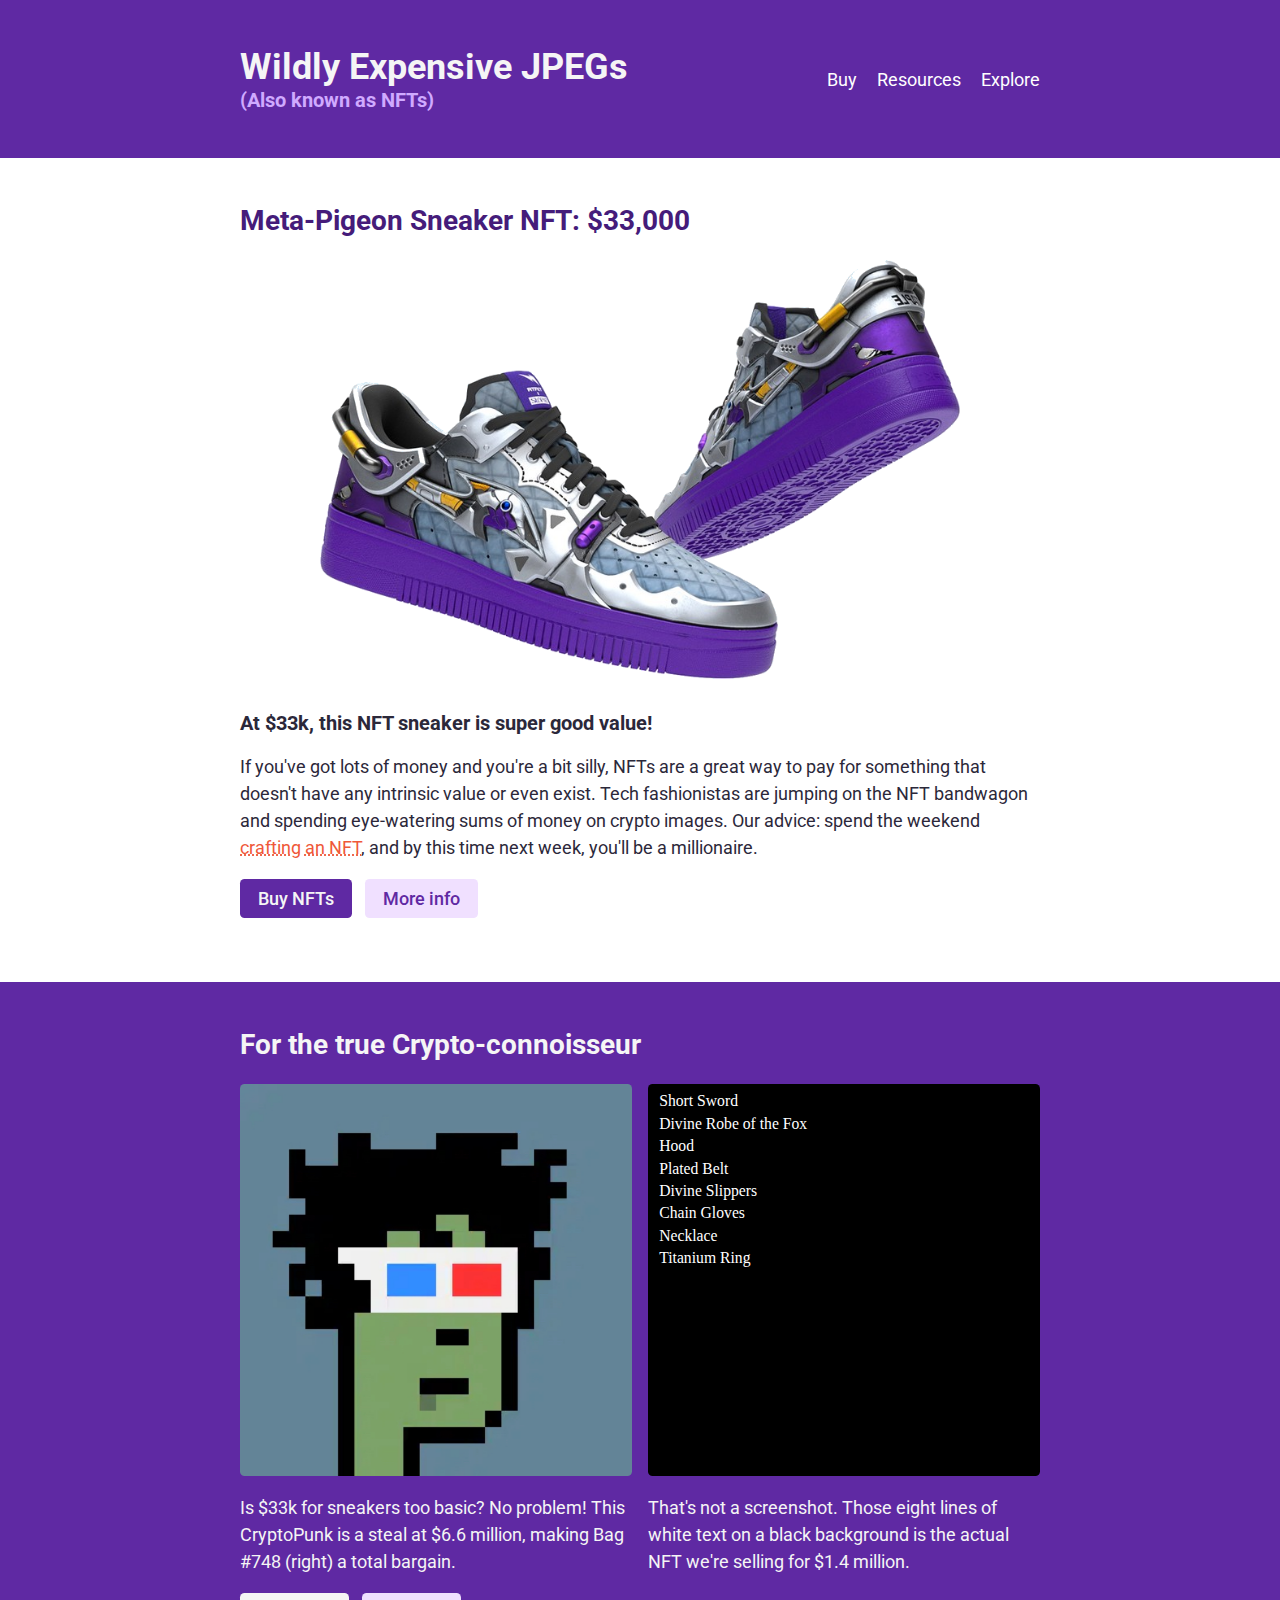
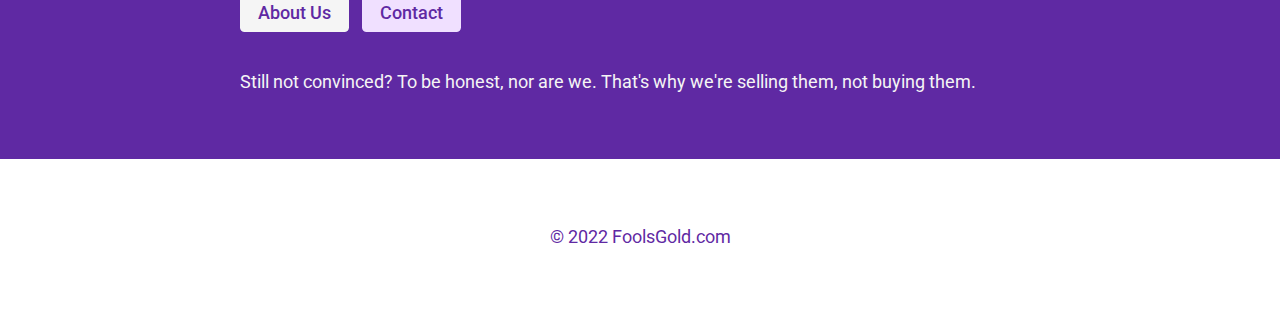
<file: 1-nft-site/index.html>
<html>
  <head>
    <title>NFT Site</title>
    <meta name="viewport" content="width=device-width, initial-scale=1" />
    <link rel="preconnect" href="https://fonts.googleapis.com" />
    <link rel="preconnect" href="https://fonts.gstatic.com" crossorigin />
    <link
      href="https://fonts.googleapis.com/css2?family=Roboto:wght@400;500;700&display=swap"
      rel="stylesheet"
    />
    <link rel="stylesheet" href="index.css" />
  </head>

  <body>
    <header>
      <div class="container">
        <h1>
          Wildly Expensive JPEGs
          <span class="subheading">(Also known as NFTs)</span>
        </h1>

        <!-- Site Navigation -->
        <nav>
          <ul>
            <li><a href="#">Buy</a></li>
            <li><a href="#">Resources</a></li>
            <li><a href="#">Explore</a></li>
          </ul>
        </nav>
      </div>
    </header>
    <main>
      <section>
        <div class="container">
          <h2>Meta-Pigeon Sneaker NFT: $33,000</h2>
          <img
            src="images/sneakers-purple.png"
            alt="Purple and silver sneakers"
            class="main-image"
          />
          <h3>At $33k, this NFT sneaker is super good value!</h3>
          <p>
            If you've got lots of money and you're a bit silly, NFTs are a great
            way to pay for something that doesn't have any intrinsic value or
            even exist. Tech fashionistas are jumping on the NFT bandwagon and
            spending eye-watering sums of money on crypto images. Our advice:
            spend the weekend <a href="#">crafting an NFT</a>, and by this time
            next week, you'll be a millionaire.
          </p>
          <a href="#" class="btn btn-dark">Buy NFTs</a>
          <a href="#" class="btn btn-mid">More info</a>
        </div>
      </section>

      <section class="section-two">
        <div class="container">
          <h2>For the true Crypto-connoisseur</h2>
          <div class="section-two-image-container">
            <!-- NEW CODE -->
            <div class="feature-item">
              <img
                src="images/crypto-punk.jpg"
                alt="punk with blach hair and red and blue glasses"
                class="feature-image"
              />
              <p>
                Is $33k for sneakers too basic? No problem! This CryptoPunk is a
                steal at $6.6 million, making Bag #748 (right) a total bargain.
              </p>
            </div>
            <div class="feature-item">
              <img
                src="images/bag.svg"
                alt="Seven items from a game listed in white on a black background"
                class="feature-image"
              />
              <p>
                That's not a screenshot. Those eight lines of white text on a
                black background is the actual NFT we're selling for $1.4
                million.
              </p>
            </div>
          </div>
          <a href="#" class="btn btn-light">About Us</a>
          <a href="#" class="btn btn-mid">Contact</a>
          <p>
            Still not convinced? To be honest, nor are we. That's why we're
            selling them, not buying them.
          </p>
        </div>
      </section>

      <footer>
        <p>&copy; 2022 FoolsGold.com</p>
      </footer>
    </main>
  </body>
</html>
</file>
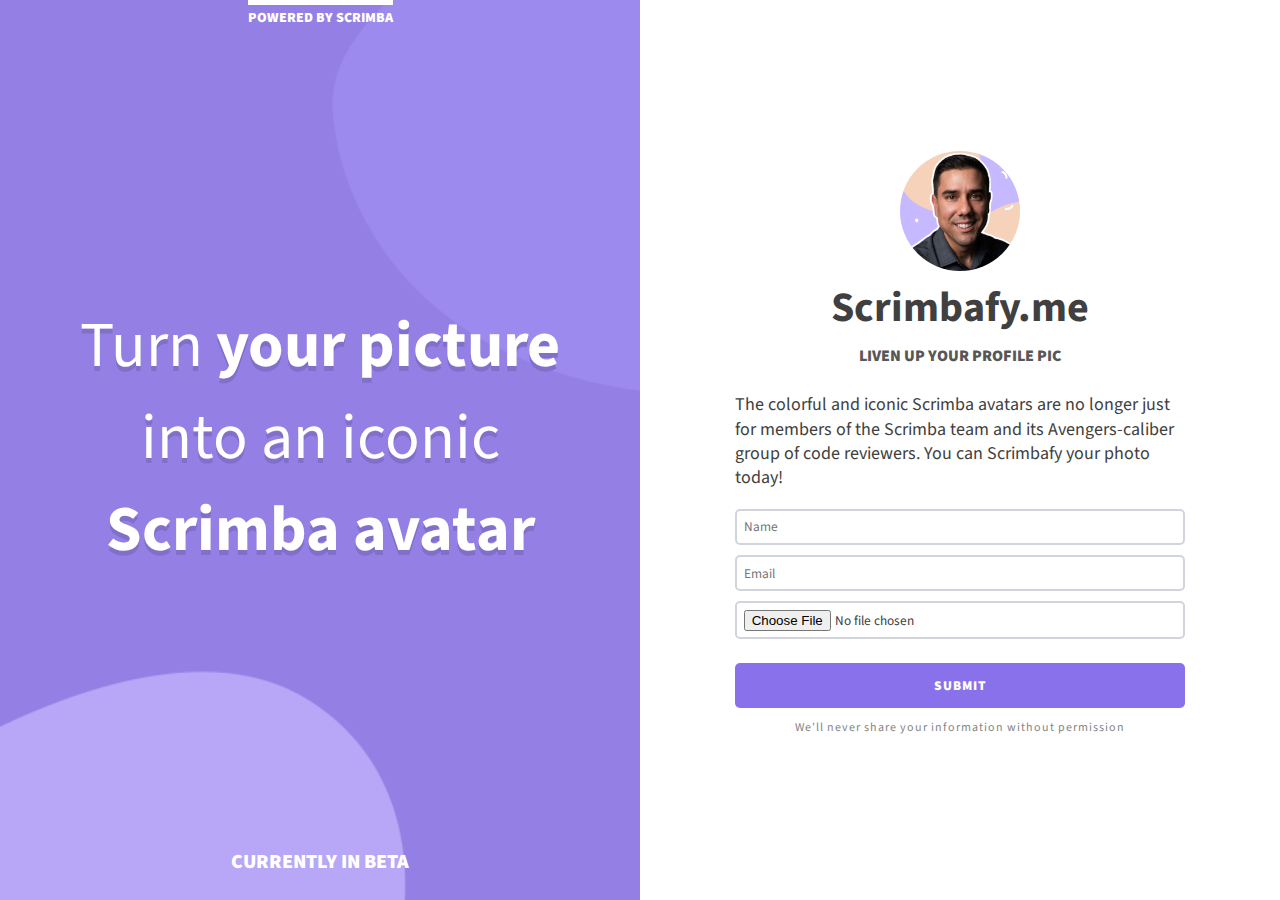
<file: 2-product-splash-page/index.html>
<!DOCTYPE html>
<html>
    <head>
        <title>Scrimbafy Me!</title>
        <meta name="viewport" content="width=device-width, initial-scale=1">
        <link href="https://fonts.googleapis.com/css?family=Source+Sans+Pro:300,400,900&display=swap" rel="stylesheet">
        <link href="styles.css" rel="stylesheet">
    </head>
    <body>
        <section class="intro">
            <h1>Turn <strong>your picture</strong> into an iconic <strong>Scrimba avatar</strong></h1>
            <span class="beta-text">Currently in Beta</span>
            <p class="top-text">Powered by Scrimba</p>
        </section>
        
        <main class="main-content">
            <img class="img-main" src="images/avatar.png" alt="My Scrimba avatar.">
            <h2>Scrimbafy.me</h2>
            <span class="subheading">Liven up your profile pic</span>
            
            <p>The colorful and iconic Scrimba avatars are no longer just for members of the Scrimba team and its Avengers-caliber group of code reviewers. You can Scrimbafy your photo today!</p>
            
            <form>
                <input type="text" required placeholder="Name" aria-label="Name">
                <input type="email" required  placeholder="Email" aria-label="Email">
                <input type="file" required accept="image/png, image/jpg" aria-label="Choose file">
                <button class="btn btn-primary">Submit</button>
            </form>   
            <p class="fine-print">We'll never share your information without permission</p>
        </main>
    </body>
</html>
</file>
<file: 1-nft-site/index.css>
body {
  color: #2b283a;
  font-family: "Roboto", sans-serif;
  margin: 0;
}

/* ----- TYPOGRAPHY ----- */

h1,
h3 {
  margin: 0;
}

h1 {
  color: whitesmoke;
  font-size: 1.75rem;
}

h2 {
  color: #451c7a;
  font-size: 1.375rem;
  margin-top: 0;
}

h3 {
  font-size: 1.25rem;
}

p {
  line-height: 1.5;
}

.subheading {
  display: block;
  font-size: 1rem;
  color: #d0aaff;
}

.section-two h2 {
  color: inherit;
}

/* ----- LINKS ----- */

a {
  color: #ef5839;
  text-decoration: underline dotted;
}

a:hover,
a:active {
  color: #d4b44c;
}

.btn {
  font-size: 1.125rem;
  text-align: center;
  font-weight: 500;
  text-decoration: none;
  display: block;
  padding: 0.5em 1em;
  margin-bottom: 1em;
  border-radius: 4.6px;
}

.btn-dark {
  color: whitesmoke;
  background: #5f29a3;
}

.btn-mid {
  color: #5f29a3;
  background: #f0e0ff;
}

.btn-light {
  color: #5f29a3;
  background: whitesmoke;
}

.btn:hover,
.btn:active {
  color: #2b238a;
  background-color: #f3e885;
}

/* ----- LAYOUT ----- */

header,
section,
footer {
  padding: 1.25em 0;
}

header,
.section-two {
  background-color: #5f29a3;
}

.section-two {
  color: whitesmoke;
}

.container {
  width: 90%;
  max-width: 800px;
  margin: 0 auto;
}

.main-image {
  width: 100%;
  display: block;
  max-width: 640px;
  margin: 0 auto 2em;
}

/*
  Challenge: Wrap the feature-item divs with flexbox
    1. Each .feature-item should grow from an initial main size of 220px
    2. Allow the items inside .section-two-image-container to
       wrap onto multiple lines
    3. Apply a gap between each .feature-item
*/

.section-two-image-container {
  display: flex;
  flex-wrap: wrap;
  gap: 1em;
}

.feature-image {
  width: 100%;
  border-radius: 4.6px;
}

.feature-item {
  flex: 1 260px;
}

footer {
  text-align: center;
  color: #5f29a3;
}

/* ----- NAVIGATION ----- */

nav a {
  color: #fff;
  text-decoration: none;
  font-size: 1.125rem;
  padding: 0.85em 0;
  display: block;
}

ul {
  padding: 0;
  margin: 0;
  list-style-type: none;
}

/* ----- MEDIA QUERIES ----- */

@media (max-width: 767px) {
  header {
    text-align: center;
  }

  nav {
    margin-top: 1.5em;
  }

  li:not(:last-child) {
    border-bottom: 1px dotted #a190b6;
  }
}

@media (min-width: 768px) {
  header,
  section,
  footer {
    padding: 2.875em 0;
  }

  header .container,
  nav ul {
    display: flex;
  }

  header .container {
    justify-content: space-between;
    align-items: center;
  }

  nav li {
    margin-left: 1.25em;
  }

  .btn {
    display: inline-block;
    margin-right: 0.5em;
  }

  h1 {
    font-size: 2.25rem;
  }

  h2 {
    font-size: 1.75rem;
  }

  .subheading {
    font-size: 1.25rem;
  }

  p {
    font-size: 1.125rem;
  }
}
</file>
<file: 2-product-splash-page/styles.css>
*, *::before, *::after {
    box-sizing: border-box;  
}

body {
    font-family: 'Source Sans Pro', sans-serif;
    color: #404040;
    margin: 0;
}

/* =================
    Typography 
   ================= */

h1 {
    font-size: 2.5rem;
    font-weight: 400;
    text-shadow: 0 5px #816fca;
  
}

h2 {
    font-size: 2.25rem;
    margin: 0.167em 0;
}

p {
    font-size: 1.125rem;
    line-height: 1.35;
}

.beta-text { 
    font-weight: 900;

}

.subheading {
    color: #575757;
    font-weight: 900;  
    margin-bottom: 0.5em;
}

.beta-text,
.top-text,
.subheading {
    text-transform: uppercase;
}

.top-text {
    font-size: 0.875rem;
    font-weight: 900;
    padding-top: 0.25em;
    border-top: 5px solid;
    order: -1;
    margin: 0 auto;
}

.fine-print {
    font-size: 0.75rem;
    letter-spacing: 1px;
    color: #858585;
}

/* =================
    Flex containers
   ================= */

.intro,
.main-content {
    display: flex;
    flex-direction: column; 
    padding-left: 2em;
    padding-right: 2em;   
}

/* =================
    Intro
   ================= */

.intro { 
    justify-content: space-between;
    min-height: 250px;
    text-align: center;
    color: #fff;
    background: #9480e4 url("images/intro-bg.png");
    background-size: cover;
    padding-bottom: 1.5em;
}

/* ====================
    Main content
   ==================== */
   
.main-content {
    align-items: center;
    padding-top: 2.5em;
}

.img-main {
    width: 120px;
    border-radius: 50%;
 
}

.main-content p,
form {
    max-width: 450px;
}

/* =================
    Form
   ================= */

input,
button {
    font-family: inherit;
    width: 100%; 
    border-radius: 5px;   
}

input {
    padding: 0.5em;
    margin-bottom: 0.75em;
    border: 2px solid #d1d5db;
}

input:focus {
    outline: none;
    border-color: #8a71ec;
    background-color: #e6e8ec;
}

.btn {
    text-transform: uppercase;
    font-weight: 900;
    letter-spacing: 1px;
    padding: 1em 0;
    border: none;
    cursor: pointer;
}

.btn-primary {
    color: white;
    background-color: #8a71ec;
    margin-top: 1em;    
}

.btn-primary:hover,
.btn-primary:focus {
    background-color: #b7a7f6;
}

/* =================
    Media queries 
   ================= */

@media (min-width: 576px) {
    body {
        display: flex;
    }
    
    h1 {
        font-size: 5vw;
    }
    
    h2 {
        font-size: 2.625rem;
    }
    
    .beta-text {
        font-size: 1.25rem;
    }
    
    .intro,
    .main-content {
        width: 50%;
    }
    
    .intro {
        min-height: 100vh;
    }
    
    .main-content {
        justify-content: center;
        padding-top: 0;
    }
}
</file>
